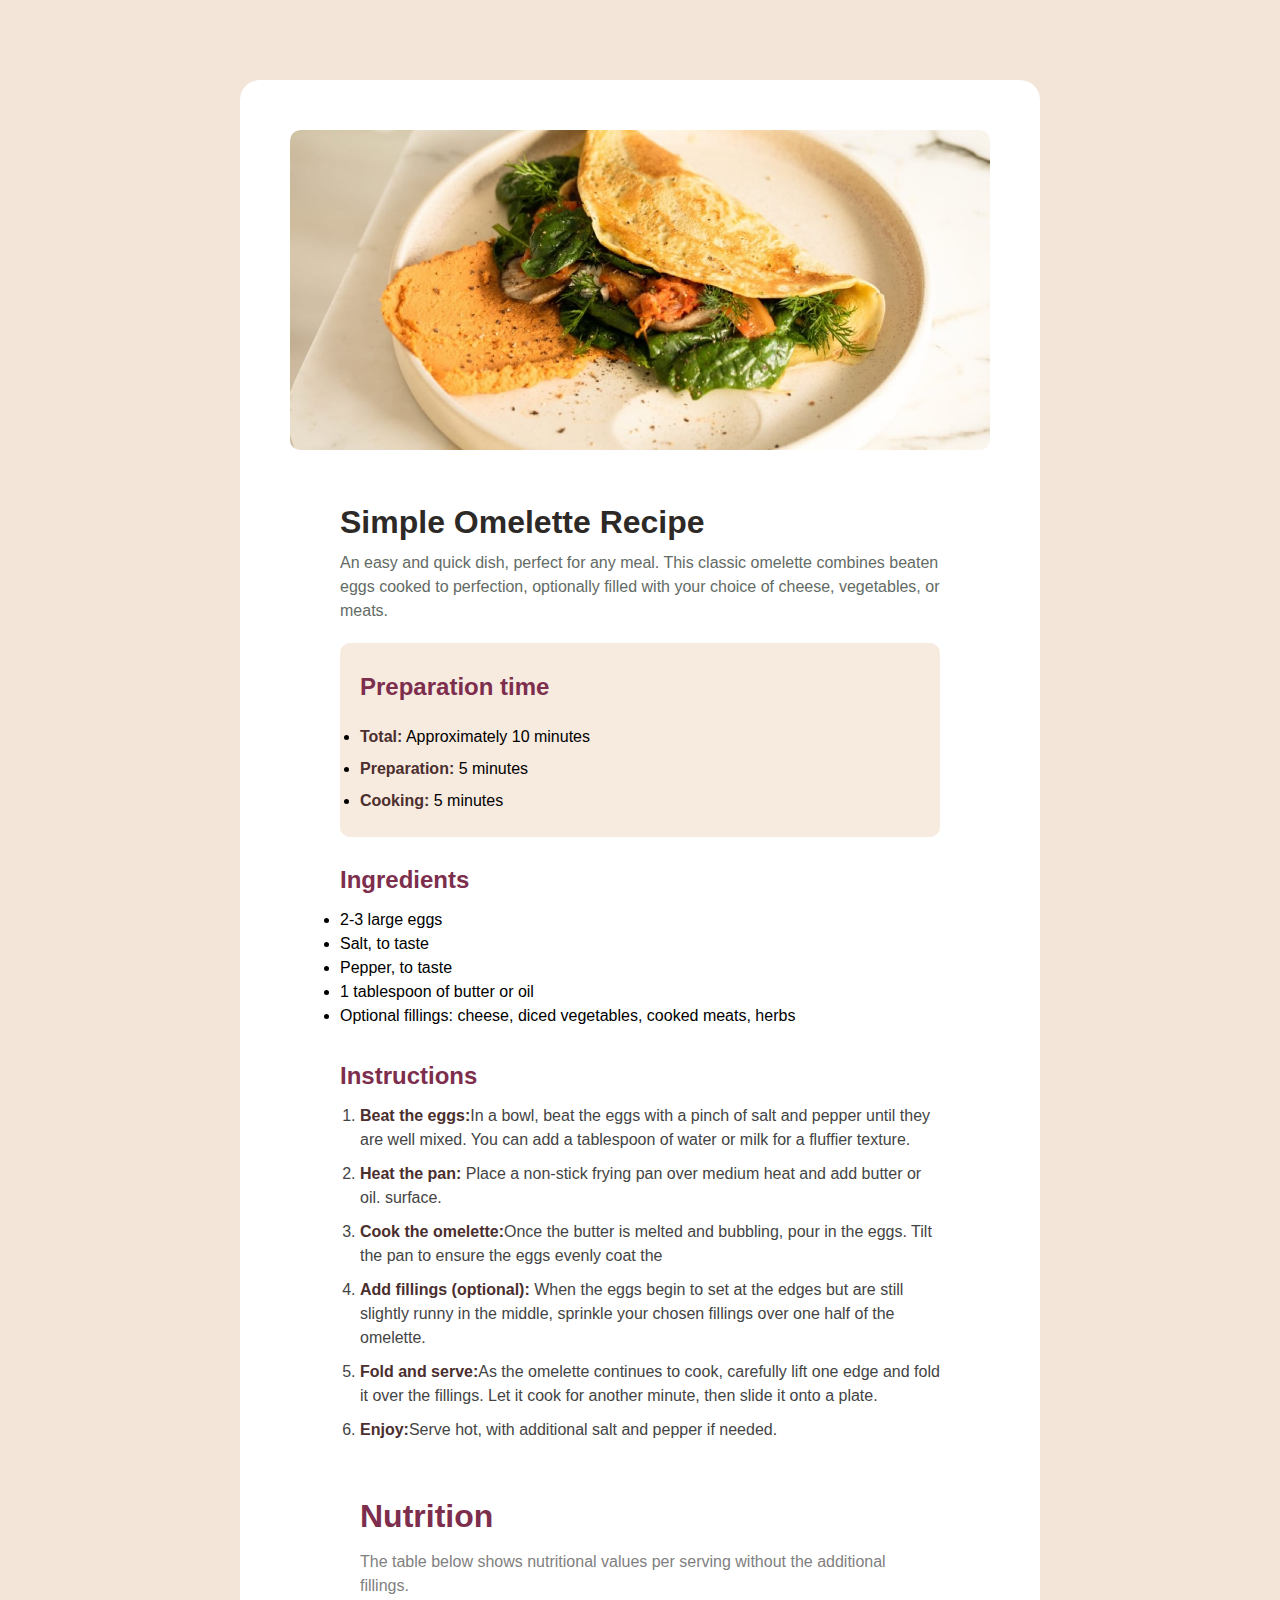
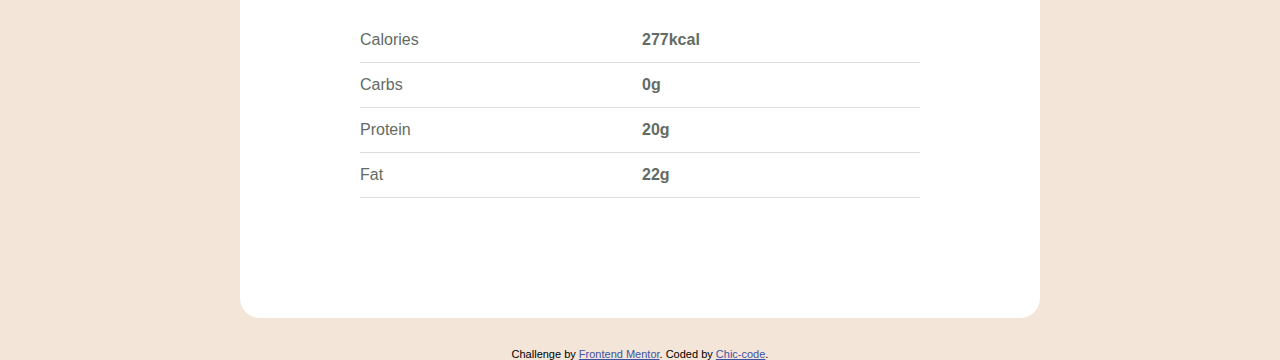
<file: index.html>
<!DOCTYPE html>
<html lang="en">
  <head>
    <meta charset="UTF-8" />
    <meta name="viewport" content="width=device-width, initial-scale=1.0" />
    <!-- displays site properly based on user's device -->

    <link
      rel="icon"
      type="image/png"
      sizes="32x32"
      href="./assets/images/favicon-32x32.png"
    />
    <link rel="stylesheet" href="./styles.css" />
 

    <title>Frontend Mentor | Recipe page</title>

    <!-- Feel free to remove these styles or customise in your own stylesheet 👍 -->
  </head>
  <body>
    <div class="recipe-container">
      <div class="recipe-card">
        <div class="recipe-image">
          <img
            src="./assets/images/image-omelette.jpeg"
            alt="simple omelette"
          />
        </div>
        <div class="recipe-content">
          <h1>Simple Omelette Recipe</h1>
          <p>
            An easy and quick dish, perfect for any meal. This classic omelette
            combines beaten eggs cooked to perfection, optionally filled with
            your choice of cheese, vegetables, or meats.
          </p>
          <div class="preparation-section">
            <h2>Preparation time</h2>
            <ul>
              <li><strong>Total:</strong> Approximately 10 minutes</li>
              <li><strong>Preparation:</strong> 5 minutes</li>
              <li><strong>Cooking:</strong> 5 minutes</li>
            </ul>
          </div>
          <div class="ingredients">
            <h2>Ingredients</h2>
            <ul>
              <li>2-3 large eggs</li>
              <li>Salt, to taste</li>
              <li>Pepper, to taste</li>
              <li>1 tablespoon of butter or oil</li>
              <li>
                Optional fillings: cheese, diced vegetables, cooked meats, herbs
              </li>
            </ul>
          </div>
          <div class="instructions">
            <h2>Instructions</h2>
            <ol>
              <li>
                <strong>Beat the eggs:</strong>In a bowl, beat the eggs with a
                pinch of salt and pepper until they are well mixed. You can add
                a tablespoon of water or milk for a fluffier texture.
              </li>
              <li>
                <strong> Heat the pan: </strong>Place a non-stick frying pan
                over medium heat and add butter or oil. surface.
              </li>
              <li>
                <strong>Cook the omelette:</strong>Once the butter is melted and
                bubbling, pour in the eggs. Tilt the pan to ensure the eggs
                evenly coat the
              </li>
              <li>
                <strong> Add fillings (optional):</strong> When the eggs begin
                to set at the edges but are still slightly runny in the middle,
                sprinkle your chosen fillings over one half of the omelette.
              </li>

              <li>
                <strong>Fold and serve:</strong>As the omelette continues to
                cook, carefully lift one edge and fold it over the fillings. Let
                it cook for another minute, then slide it onto a plate.
              </li>
              <li>
                <strong>Enjoy:</strong>Serve hot, with additional salt and
                pepper if needed.
              </li>
            </ol>
          </div>
          <div class="nutrition-section">
            <h2 class="nutrition-title">Nutrition</h2>
            <p class="nutrition-description">
              The table below shows nutritional values per serving without the
              additional fillings.
            </p>

            <table class="nutrition-table">
              <tr>
                <td>Calories</td>
                <td class="nutrition-value">277kcal</td>
              </tr>
              <tr>
                <td>Carbs</td>
                <td class="nutrition-value">0g</td>
              </tr>
              <tr>
                <td>Protein</td>
                <td class="nutrition-value">20g</td>
              </tr>
              <tr>
                <td>Fat</td>
                <td class="nutrition-value">22g</td>
              </tr>
            </table>
          </div>
        </div>
      </div>
    </div>

    <div class="attribution">
      Challenge by
      <a href="https://www.frontendmentor.io?ref=challenge" target="_blank"
        >Frontend Mentor</a
      >. Coded by <a href="#">Chic-code</a>.
    </div>
  </body>
</html>
</file>
<file: styles.css>
@import url("https://fonts.googleapis.com/css2?family=Outfit:wght@400;700&display=swap");
* {
  padding: 0;
  margin: 0;
  box-sizing: border-box;
}
html {
  scroll-behavior: smooth;
  overflow-x: hidden;
}
body {
  font-family: "Young-serif", sans-serif;
  background-color: #f3e5d8;
  display: flex;
  justify-content: center;
  flex-direction: column;
  align-items: center;
  min-height: 100vh;
  overflow-x: hidden;
  gap: 30px;
}
h1 {
  font-size: 2em;
  font-weight: 700;
  margin-bottom: 10px;
  color: #2d2927;
}

p {
  font-size: 1em;
  margin-bottom: 20px;
  line-height: 1.5;
  color: #636b65;
}
h2 {
  margin-bottom: 10px;
  color: #7d2e4d;
}
.recipe-container {
  padding: 50px;
  background-color: #fff;
  max-width: 800px;
  margin-top: 80px;
  border-radius: 20px;
}
.recipe-card {
  background-color: #fff;
  border-radius: 10px;
  overflow: hidden;
  /* box-shadow: 0px 4px 12px rgba(0, 0, 0, 0.1); */
}
.recipe-content {
  padding: 50px;
  background-color: #fff;
}
.recipe-image img {
  width: 100%;
  height: auto;
  border-radius: 10px;
}
.preparation-section {
  background-color: #f7eadf;
  border-radius: 10px;
  line-height: 2;
  padding: 20px;
  margin-bottom: 25px;
}
.preparation-section strong{
   color: #4b2e2e;
} 

.instructions ol {
  padding-left: 20px;
  margin-bottom: 20px;
}

.instructions li {
  font-size: 1em;
  margin-bottom: 10px;
  color: #444;
}
.ingredients,
.instructions,
.nutrition-section {
  margin-bottom: 30px;
  line-height: 1.5;
}

.instructions li strong {
  color: #4b2e2e;
}


.nutrition-section {
  background-color: #fff;
  border-radius: 15px;
  padding: 20px;
  margin: 0 auto;
}

.nutrition-title {
  color: #7d2e4d;
  font-size: 2em;
  font-weight: bold;
  margin-bottom: 10px;
}

.nutrition-description {
  color: #7f7f7f;
  font-size: 1em;
  margin-bottom: 20px;
}

.nutrition-table {
  width: 100%;
  border-collapse: collapse;
}

.nutrition-table td {
  padding: 10px 0;
  border-bottom: 1px solid #ddd;
  color: #636b65;
  
}

.nutrition-value {
  font-weight: bold;
  color: #874d34;
}
.attribution {
  font-size: 11px;
  text-align: center;
}
.attribution a {
  color: hsl(228, 45%, 44%);
}


@media only screen and (max-width: 375px) {
  body {
    font-size: 14px;
    padding: 10px;
  }

  .recipe-container {
    padding: 20px;
    margin-top: 20px;
  }

  .recipe-card {
    padding: 0;
  }

  .recipe-content {
    padding: 20px;
  }

  .preparation-section,
  .nutrition-section {
    padding: 15px;
  }

  .preparation-section {
    margin-bottom: 20px;
  }

  .ingredients ul,
  .instructions ol {
    padding-left: 15px;
  }

  .instructions li {
    font-size: 0.9em;
  }

  .nutrition-table td {
    padding: 8px 0;
  }

  .attribution {
    font-size: 10px;
  }
}
</file>
